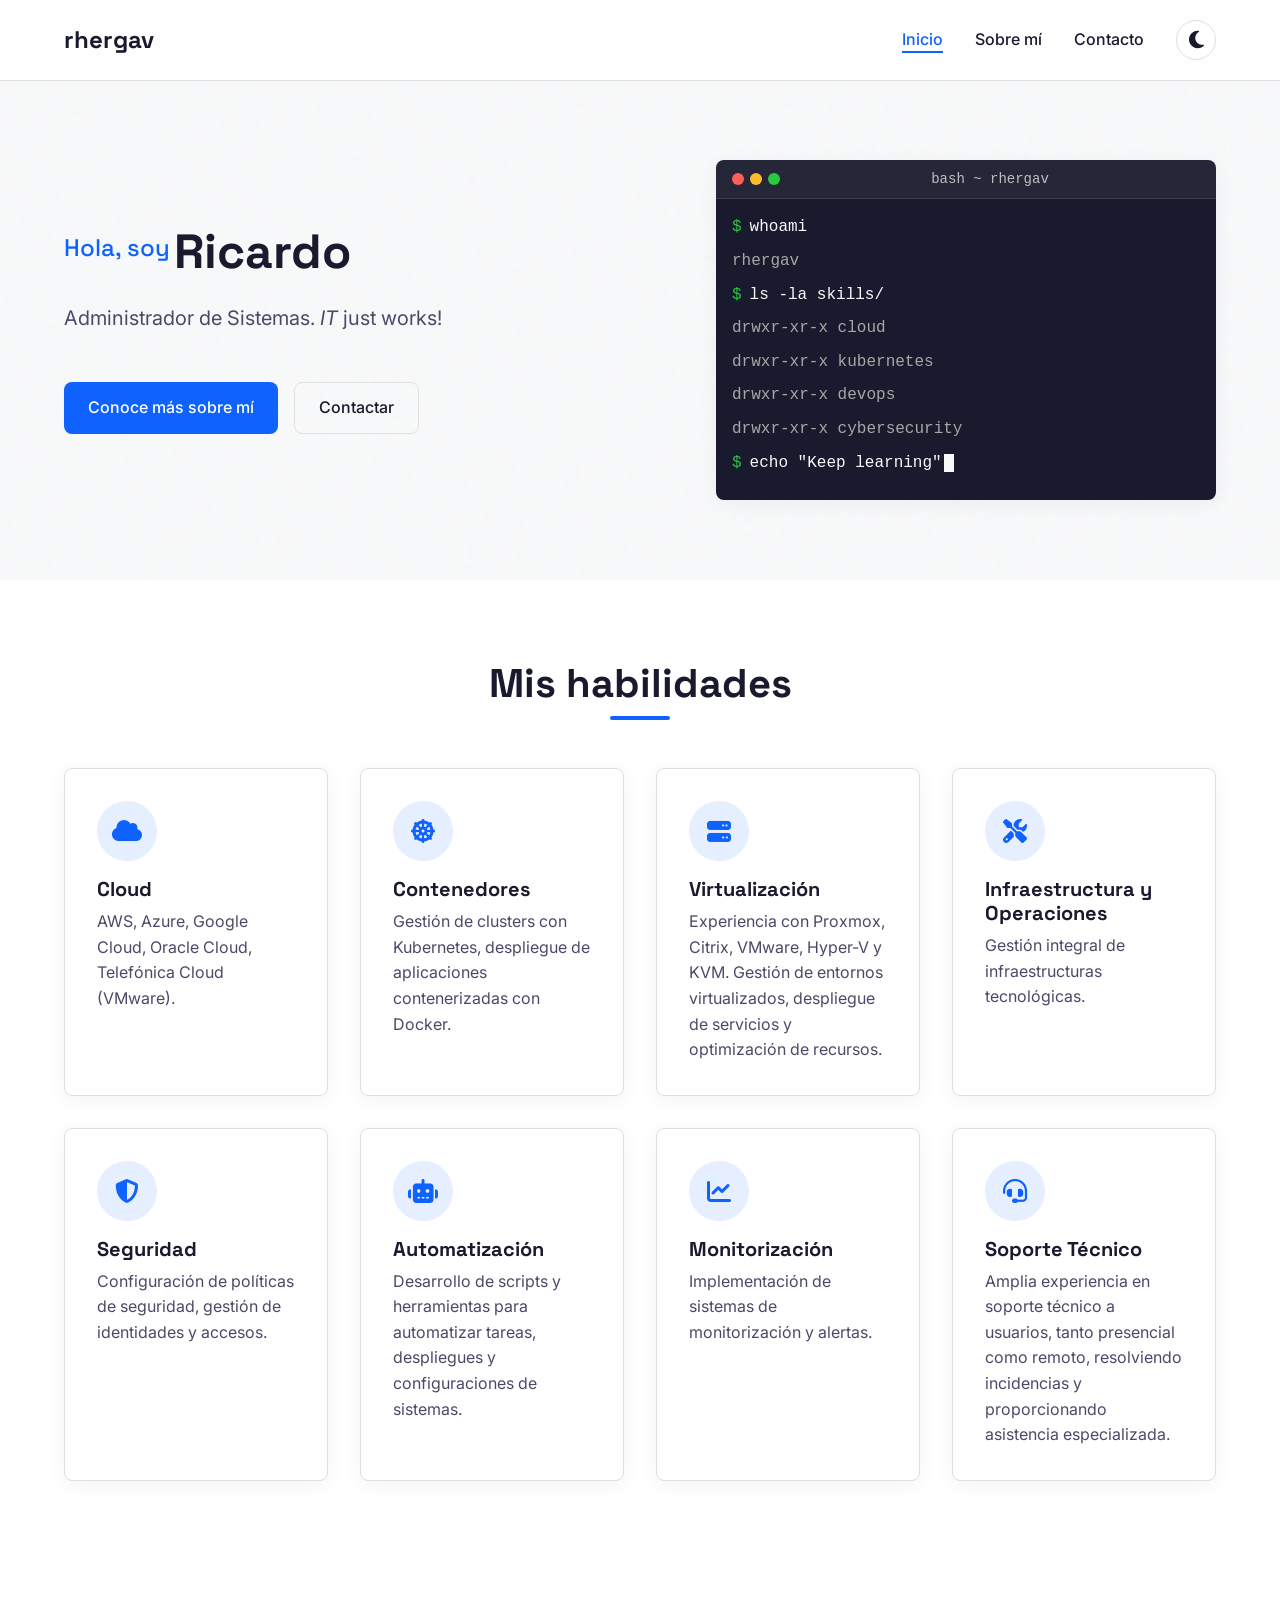
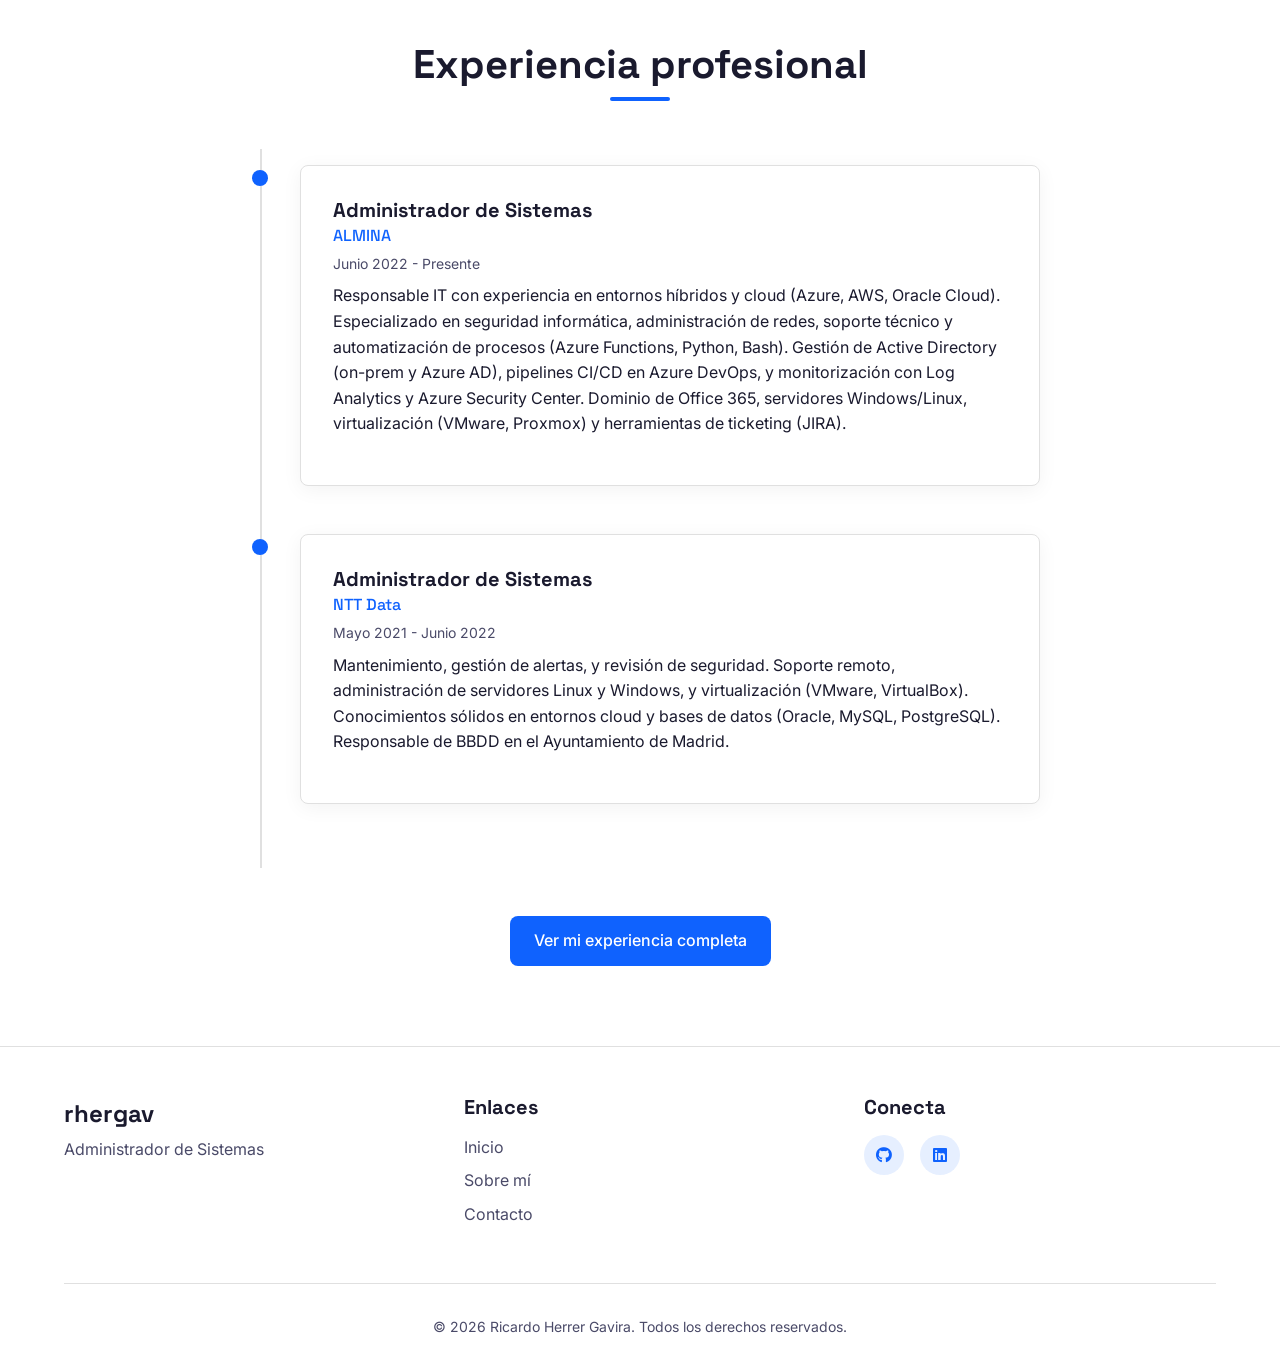
<file: index.html>
<!DOCTYPE html>
<html lang="es">

<head>
    <meta charset="UTF-8">
    <meta name="viewport" content="width=device-width, initial-scale=1.0">
    <title>Ricardo | Administrador de Sistemas</title>
    <meta name="description" content="Administrador de Sistemas especializado en cloud, automatización y DevOps">
    <link rel="stylesheet" href="css/styles.css">
    <link rel="stylesheet" href="https://cdnjs.cloudflare.com/ajax/libs/font-awesome/6.4.0/css/all.min.css">
    <link rel="preconnect" href="https://fonts.googleapis.com">
    <link rel="preconnect" href="https://fonts.gstatic.com" crossorigin>
    <link
        href="https://fonts.googleapis.com/css2?family=Inter:wght@300;400;500;600;700&family=Space+Grotesk:wght@300;400;500;600;700&display=swap"
        rel="stylesheet">
</head>

<body>
    <div class="noise"></div>

    <header>
        <div class="container">
            <div class="logo">
                <a href="index.html">rhergav</a>
            </div>
            <nav>
                <ul class="nav-links">
                    <li><a href="index.html" class="active">Inicio</a></li>
                    <li><a href="about.html">Sobre mí</a></li>
                    <li><a href="contact.html">Contacto</a></li>
                </ul>
                <div class="theme-toggle">
                    <i class="fas fa-moon"></i>
                    <i class="fas fa-sun"></i>
                </div>
                <div class="hamburger">
                    <span></span>
                    <span></span>
                    <span></span>
                </div>
            </nav>
        </div>
    </header>

    <main>
        <section class="hero">
            <div class="container">
                <div class="hero-content">
                    <h2 class="reveal-text">Hola, soy</h2>
                    <h1 class="reveal-text">Ricardo</h1>
                    <p>Administrador de Sistemas. <em>IT</em> just works!</p>
                    <div class="cta-buttons">
                        <a href="about.html" class="btn primary">Conoce más sobre mí</a>
                        <a href="contact.html" class="btn secondary">Contactar</a>
                    </div>
                </div>
                <div class="hero-image">
                    <div class="terminal">
                        <div class="terminal-header">
                            <div class="terminal-buttons">
                                <span></span>
                                <span></span>
                                <span></span>
                            </div>
                            <div class="terminal-title">bash ~ rhergav</div>
                        </div>
                        <div class="terminal-body">
                            <div class="line">
                                <span class="prompt">$</span>
                                <span class="command">whoami</span>
                            </div>
                            <div class="line">
                                <span class="response">rhergav</span>
                            </div>
                            <div class="line">
                                <span class="prompt">$</span>
                                <span class="command">ls -la skills/</span>
                            </div>
                            <div class="line">
                                <span class="response">drwxr-xr-x cloud</span>
                            </div>
                            <div class="line">
                                <span class="response">drwxr-xr-x kubernetes</span>
                            </div>
                            <div class="line">
                                <span class="response">drwxr-xr-x devops</span>
                            </div>
                            <div class="line">
                                <span class="response">drwxr-xr-x cybersecurity</span>
                            </div>
                            <div class="line">
                                <span class="prompt">$</span>
                                <span class="command typing">echo "Keep learning"</span>
                                <span class="cursor"></span>
                            </div>
                        </div>
                    </div>
                </div>
            </div>
        </section>

        <section class="skills">
            <div class="container">
                <h2 class="section-title">Mis habilidades</h2>
                <div class="skills-grid">
                    <div class="skill-card" data-aos="fade-up">
                        <div class="skill-icon">
                            <i class="fas fa-cloud"></i>
                        </div>
                        <h3>Cloud</h3>
                        <p>AWS, Azure, Google Cloud, Oracle Cloud, Telefónica Cloud (VMware).</p>
                    </div>
                    <div class="skill-card" data-aos="fade-up" data-aos-delay="100">
                        <div class="skill-icon">
                            <i class="fas fa-dharmachakra"></i>
                        </div>
                        <h3>Contenedores</h3>
                        <p>Gestión de clusters con Kubernetes, despliegue de aplicaciones contenerizadas con Docker.</p>
                    </div>
                    <div class="skill-card" data-aos="fade-up" data-aos-delay="200">
                        <div class="skill-icon">
                            <i class="fas fa-server"></i>
                        </div>
                        <h3>Virtualización</h3>
                        <p>Experiencia con Proxmox, Citrix, VMware, Hyper-V y KVM. Gestión de entornos virtualizados,
                            despliegue de servicios y optimización de recursos.</p>
                    </div>
                    <div class="skill-card" data-aos="fade-up" data-aos-delay="300">
                        <div class="skill-icon">
                            <i class="fas fa-tools"></i>
                        </div>
                        <h3>Infraestructura y Operaciones</h3>
                        <p>Gestión integral de infraestructuras tecnológicas.</p>
                    </div>
                    <div class="skill-card" data-aos="fade-up" data-aos-delay="400">
                        <div class="skill-icon">
                            <i class="fas fa-shield-alt"></i>
                        </div>
                        <h3>Seguridad</h3>
                        <p>Configuración de políticas de seguridad, gestión de identidades y accesos.</p>
                    </div>
                    <div class="skill-card" data-aos="fade-up" data-aos-delay="500">
                        <div class="skill-icon">
                            <i class="fas fa-robot"></i>
                        </div>
                        <h3>Automatización</h3>
                        <p>Desarrollo de scripts y herramientas para automatizar tareas, despliegues y
                            configuraciones de sistemas.</p>
                    </div>
                    <div class="skill-card" data-aos="fade-up" data-aos-delay="600">
                        <div class="skill-icon">
                            <i class="fas fa-chart-line"></i>
                        </div>
                        <h3>Monitorización</h3>
                        <p>Implementación de sistemas de monitorización y alertas.</p>
                    </div>
                    <div class="skill-card" data-aos="fade-up" data-aos-delay="700">
                        <div class="skill-icon">
                            <i class="fas fa-headset"></i>
                        </div>
                        <h3>Soporte Técnico</h3>
                        <p>Amplia experiencia en soporte técnico a usuarios, tanto presencial como remoto, resolviendo
                            incidencias y proporcionando asistencia especializada.</p>
                    </div>
                </div>
            </div>
        </section>

        <section class="experience-summary">
            <div class="container">
                <h2 class="section-title">Experiencia profesional</h2>
                <div class="timeline-compact">
                    <div class="timeline-item-compact" data-aos="fade-up">
                        <div class="timeline-dot-compact"></div>
                        <div class="timeline-content-compact">
                            <h3>Administrador de Sistemas</h3>
                            <h4>ALMINA</h4>
                            <p class="timeline-date">Junio 2022 - Presente</p>
                            <p>Responsable IT con experiencia en entornos híbridos y cloud (Azure, AWS, Oracle Cloud).
                                Especializado en seguridad informática, administración de redes, soporte técnico y
                                automatización de procesos (Azure Functions, Python, Bash). Gestión de Active Directory
                                (on-prem y Azure AD), pipelines CI/CD en Azure DevOps, y monitorización con Log
                                Analytics y Azure Security Center. Dominio de Office 365, servidores Windows/Linux,
                                virtualización (VMware, Proxmox) y herramientas de ticketing (JIRA).</p>
                        </div>
                    </div>
                    <div class="timeline-item-compact" data-aos="fade-up" data-aos-delay="100">
                        <div class="timeline-dot-compact"></div>
                        <div class="timeline-content-compact">
                            <h3>Administrador de Sistemas</h3>
                            <h4>NTT Data</h4>
                            <p class="timeline-date">Mayo 2021 - Junio 2022</p>
                            <p>Mantenimiento, gestión de alertas, y revisión de seguridad.
                                Soporte remoto, administración de servidores Linux y Windows, y virtualización (VMware,
                                VirtualBox). Conocimientos sólidos en entornos cloud y bases de datos (Oracle, MySQL,
                                PostgreSQL). Responsable de BBDD en el Ayuntamiento de Madrid. </p>
                        </div>
                    </div>
                </div>
                <div class="center-button">
                    <a href="about.html" class="btn primary">Ver mi experiencia completa</a>
                </div>
            </div>
        </section>
    </main>

    <footer>
        <div class="container">
            <div class="footer-content">
                <div class="footer-logo">
                    <a href="index.html">rhergav</a>
                    <p>Administrador de Sistemas</p>
                </div>
                <div class="footer-links">
                    <h3>Enlaces</h3>
                    <ul>
                        <li><a href="index.html">Inicio</a></li>
                        <li><a href="about.html">Sobre mí</a></li>
                        <li><a href="contact.html">Contacto</a></li>
                    </ul>
                </div>
                <div class="footer-social">
                    <h3>Conecta</h3>
                    <div class="social-icons">
                        <a href="https://github.com/rhergav" target="_blank"><i class="fab fa-github"></i></a>
                        <a href="https://linkedin.com/in/rhergav" target="_blank"><i class="fab fa-linkedin"></i></a>
                    </div>
                </div>
            </div>
            <div class="footer-bottom">
                <p>&copy; <span id="currentYear"></span> Ricardo Herrer Gavira. Todos los derechos reservados.</p>
            </div>
        </div>
    </footer>

    <script src="js/main.js"></script>
</body>

</html>
</file>
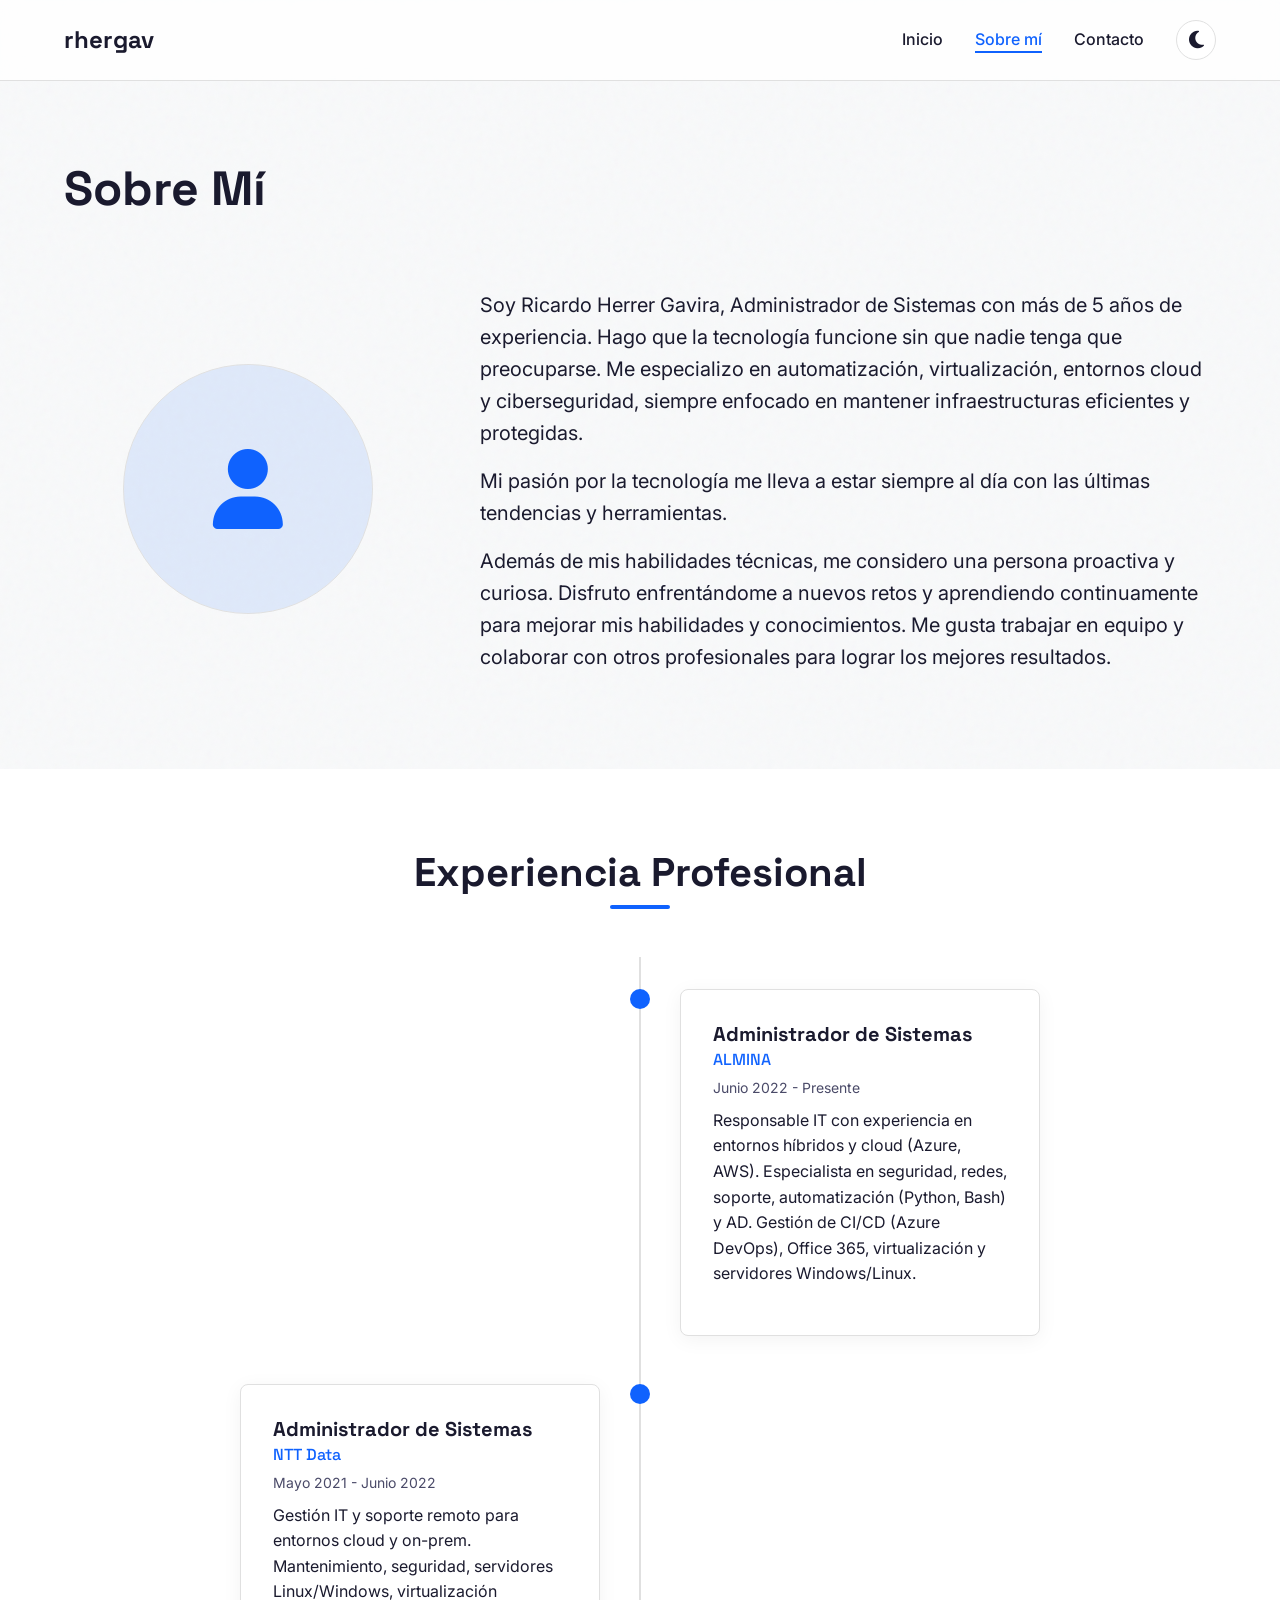
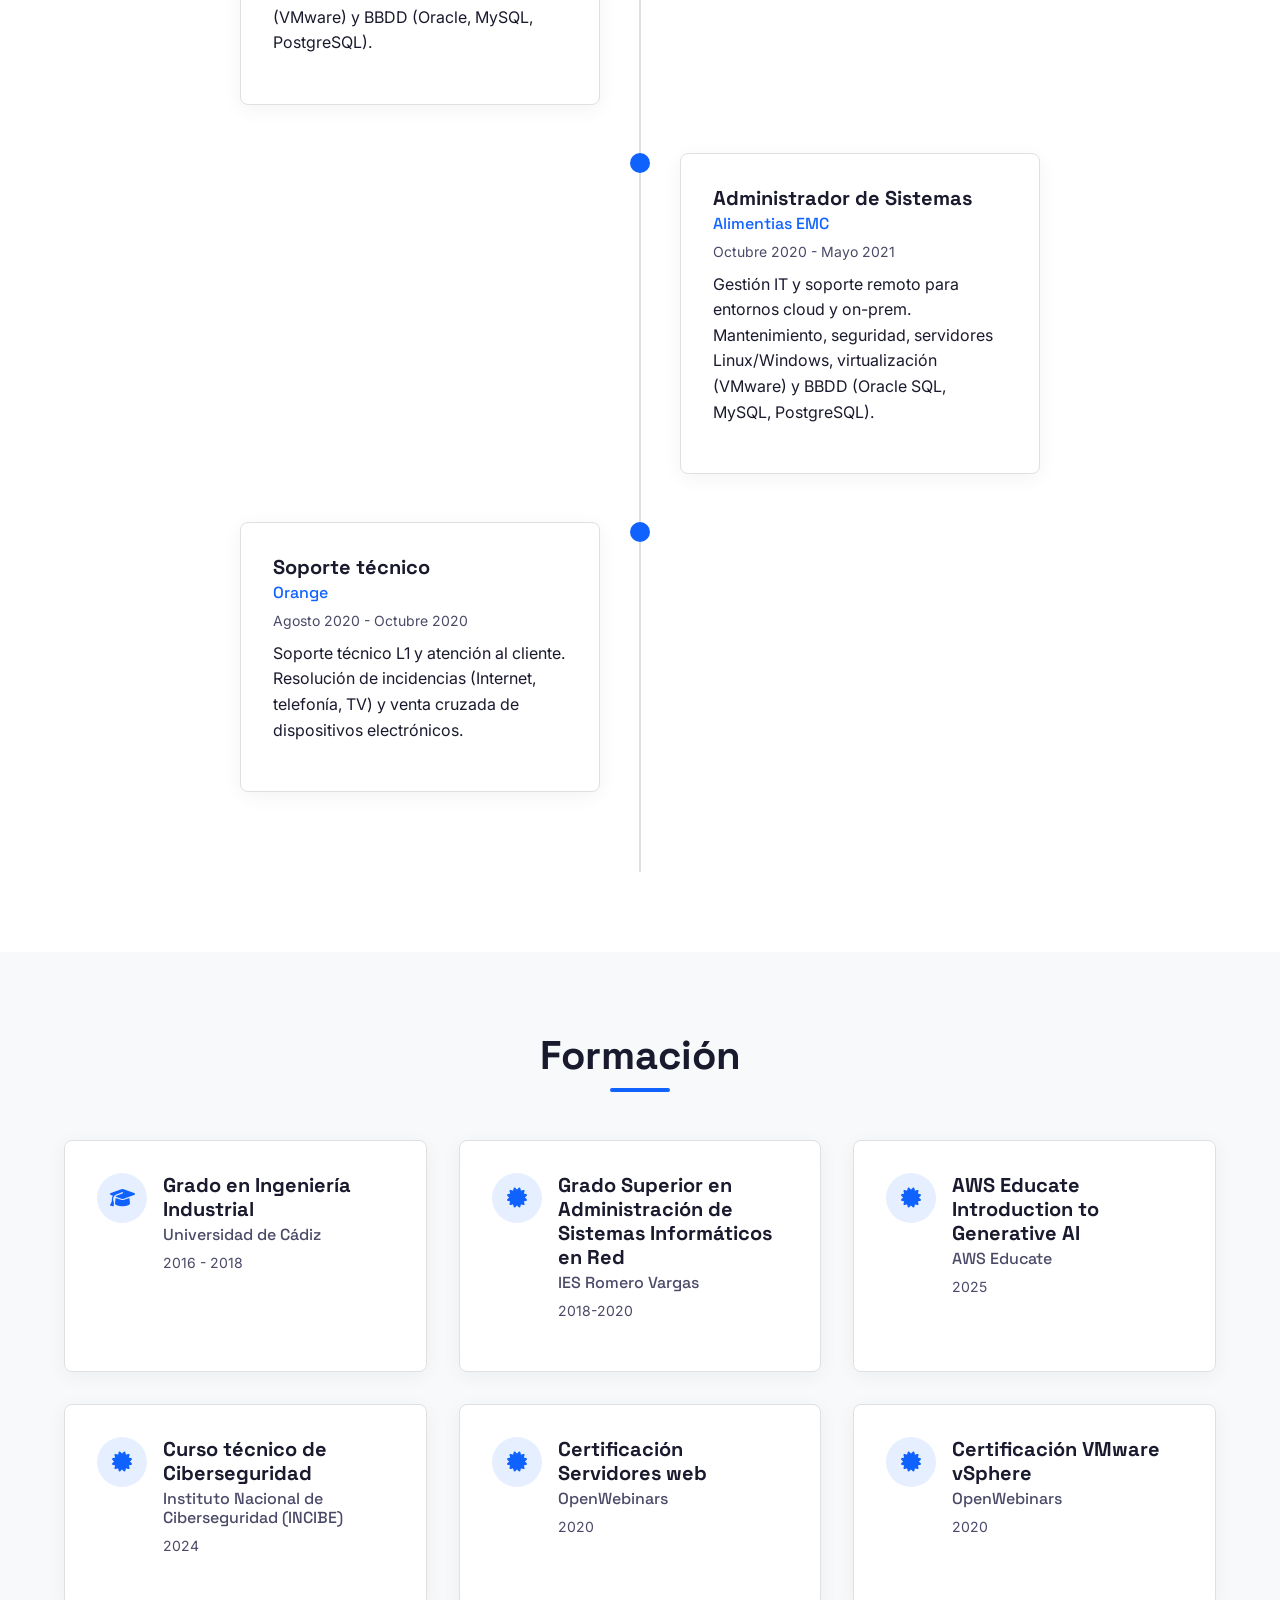
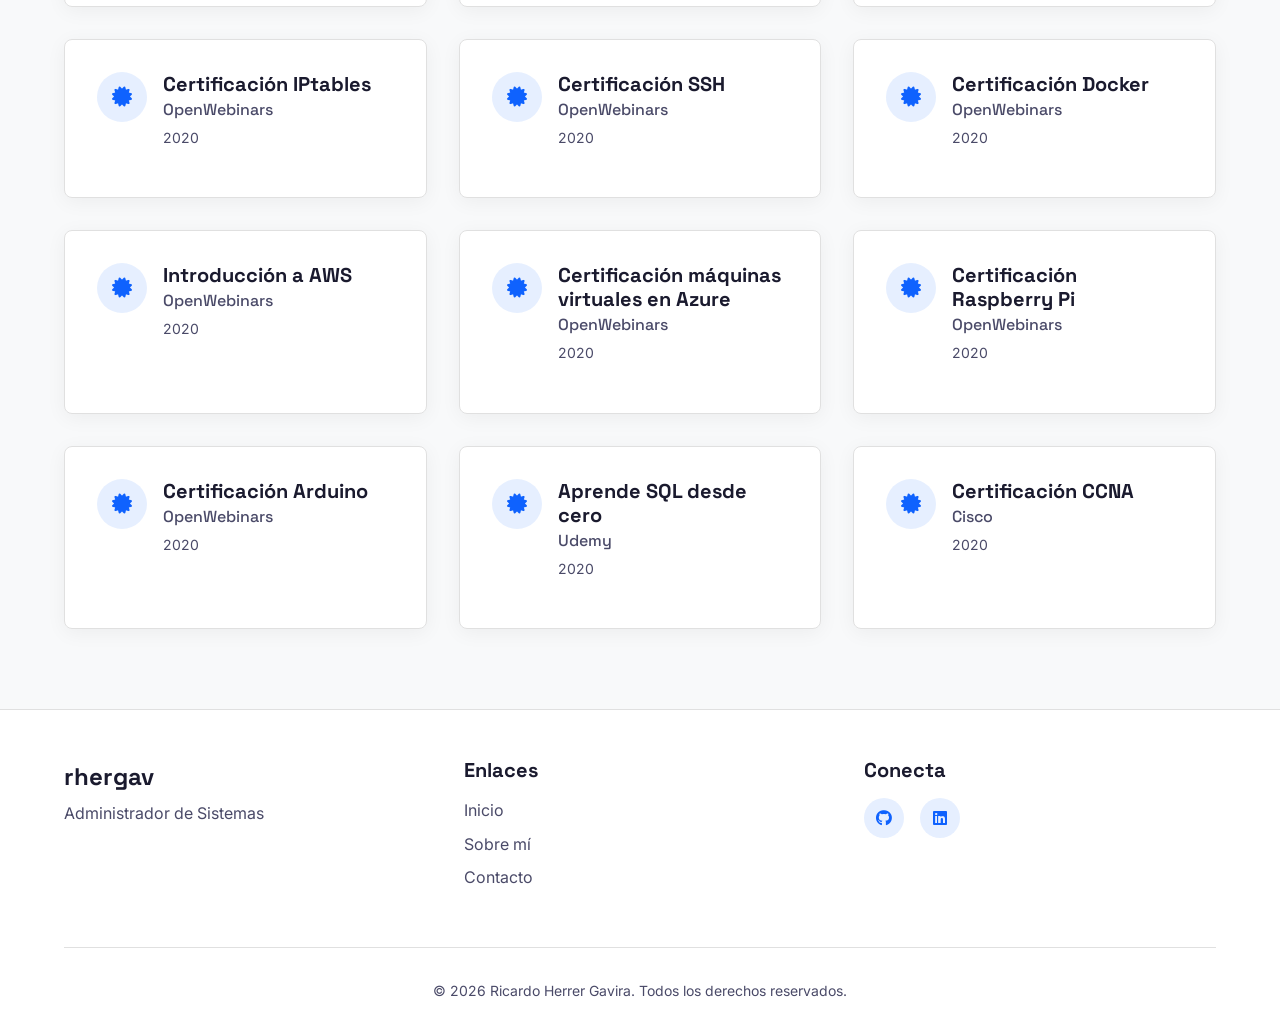
<file: about.html>
<!DOCTYPE html>
<html lang="es">

<head>
    <meta charset="UTF-8">
    <meta name="viewport" content="width=device-width, initial-scale=1.0">
    <title>Sobre Mí | rhergav - Administrador de Sistemas</title>
    <link rel="stylesheet" href="css/styles.css">
    <link rel="stylesheet" href="https://cdnjs.cloudflare.com/ajax/libs/font-awesome/6.4.0/css/all.min.css">
    <link rel="preconnect" href="https://fonts.googleapis.com">
    <link rel="preconnect" href="https://fonts.gstatic.com" crossorigin>
    <link
        href="https://fonts.googleapis.com/css2?family=Inter:wght@300;400;500;600;700&family=Space+Grotesk:wght@300;400;500;600;700&display=swap"
        rel="stylesheet">
</head>

<body>
    <div class="noise"></div>

    <header>
        <div class="container">
            <div class="logo">
                <a href="index.html">rhergav</a>
            </div>
            <nav>
                <ul class="nav-links">
                    <li><a href="index.html">Inicio</a></li>
                    <li><a href="about.html" class="active">Sobre mí</a></li>
                    <li><a href="contact.html">Contacto</a></li>
                </ul>
                <div class="theme-toggle">
                    <i class="fas fa-moon"></i>
                    <i class="fas fa-sun"></i>
                </div>
                <div class="hamburger">
                    <span></span>
                    <span></span>
                    <span></span>
                </div>
            </nav>
        </div>
    </header>

    <main>
        <section class="about-hero">
            <div class="container">
                <div class="about-content">
                    <h1 class="reveal-text">Sobre Mí</h1>
                    <div class="about-grid">
                        <div class="about-image" data-aos="fade-right">
                            <div class="image-placeholder">
                                <i class="fas fa-user"></i>
                            </div>
                        </div>
                        <div class="about-text" data-aos="fade-left">
                            <p>Soy Ricardo Herrer Gavira, Administrador de Sistemas con más de 5 años de experiencia.
                                Hago que la tecnología funcione sin que nadie tenga que preocuparse. Me especializo
                                en automatización, virtualización, entornos cloud y ciberseguridad, siempre enfocado en
                                mantener infraestructuras eficientes y protegidas.</p>
                            <p>Mi pasión por la tecnología me lleva a estar siempre al día con las últimas tendencias y
                                herramientas.</p>
                            <p>Además de mis habilidades técnicas, me considero una persona proactiva y curiosa.
                                Disfruto enfrentándome a nuevos retos y aprendiendo continuamente para mejorar mis
                                habilidades y
                                conocimientos. Me gusta trabajar en equipo y colaborar con otros profesionales para
                                lograr
                                los mejores resultados.</p>
                        </div>
                    </div>
                </div>
            </div>
        </section>

        <section class="experience">
            <div class="container">
                <h2 class="section-title">Experiencia Profesional</h2>
                <div class="timeline">
                    <div class="timeline-item" data-aos="fade-up">
                        <div class="timeline-dot"></div>
                        <div class="timeline-content">
                            <h3>Administrador de Sistemas</h3>
                            <h4>ALMINA</h4>
                            <p class="timeline-date">Junio 2022 - Presente</p>
                            <p>Responsable IT con experiencia en entornos híbridos y cloud (Azure, AWS).
                                Especialista en seguridad, redes, soporte, automatización (Python, Bash) y AD. Gestión
                                de CI/CD (Azure DevOps), Office 365, virtualización y servidores Windows/Linux.</p>
                        </div>
                    </div>
                    <div class="timeline-item" data-aos="fade-up" data-aos-delay="100">
                        <div class="timeline-dot"></div>
                        <div class="timeline-content">
                            <h3>Administrador de Sistemas</h3>
                            <h4>NTT Data</h4>
                            <p class="timeline-date">Mayo 2021 - Junio 2022</p>
                            <p>Gestión IT y soporte remoto para entornos cloud y on-prem.
                                Mantenimiento, seguridad, servidores Linux/Windows, virtualización (VMware) y BBDD
                                (Oracle, MySQL, PostgreSQL).</p>
                        </div>
                    </div>
                    <div class="timeline-item" data-aos="fade-up" data-aos-delay="100">
                        <div class="timeline-dot"></div>
                        <div class="timeline-content">
                            <h3>Administrador de Sistemas</h3>
                            <h4>Alimentias EMC</h4>
                            <p class="timeline-date">Octubre 2020 - Mayo 2021</p>
                            <p>Gestión IT y soporte remoto para entornos cloud y on-prem.
                                Mantenimiento, seguridad, servidores Linux/Windows, virtualización (VMware) y BBDD
                                (Oracle SQL, MySQL, PostgreSQL).</p>
                        </div>
                    </div>
                    <div class="timeline-item" data-aos="fade-up" data-aos-delay="100">
                        <div class="timeline-dot"></div>
                        <div class="timeline-content">
                            <h3>Soporte técnico</h3>
                            <h4>Orange</h4>
                            <p class="timeline-date">Agosto 2020 - Octubre 2020</p>
                            <p>Soporte técnico L1 y atención al cliente.
                                Resolución de incidencias (Internet, telefonía, TV) y venta cruzada de dispositivos
                                electrónicos.
                            </p>
                        </div>
                    </div>
                </div>
            </div>
        </section>

        <section class="education">
            <div class="container">
                <h2 class="section-title">Formación</h2>
                <div class="education-grid">
                    <div class="education-card" data-aos="fade-up">
                        <div class="education-icon">
                            <i class="fas fa-graduation-cap"></i>
                        </div>
                        <div class="education-content">
                            <h3>Grado en Ingeniería Industrial</h3>
                            <h4>Universidad de Cádiz</h4>
                            <p class="education-date">2016 - 2018</p>
                        </div>
                    </div>
                    <div class="education-card" data-aos="fade-up" data-aos-delay="100">
                        <div class="education-icon">
                            <i class="fas fa-certificate"></i>
                        </div>
                        <div class="education-content">
                            <h3>Grado Superior en Administración de Sistemas Informáticos en Red</h3>
                            <h4>IES Romero Vargas</h4>
                            <p class="education-date">2018-2020</p>
                        </div>
                    </div>
                    <div class="education-card" data-aos="fade-up" data-aos-delay="200">
                        <div class="education-icon">
                            <i class="fas fa-certificate"></i>
                        </div>
                        <div class="education-content">
                            <h3>AWS Educate Introduction to Generative AI</h3>
                            <h4>AWS Educate</h4>
                            <p class="education-date">2025</p>
                        </div>
                    </div>
                    <div class="education-card" data-aos="fade-up" data-aos-delay="100">
                        <div class="education-icon">
                            <i class="fas fa-certificate"></i>
                        </div>
                        <div class="education-content">
                            <h3>Curso técnico de Ciberseguridad</h3>
                            <h4>Instituto Nacional de Ciberseguridad (INCIBE)</h4>
                            <p class="education-date">2024</p>
                        </div>
                    </div>
                    <div class="education-card" data-aos="fade-up" data-aos-delay="100">
                        <div class="education-icon">
                            <i class="fas fa-certificate"></i>
                        </div>
                        <div class="education-content">
                            <h3>Certificación Servidores web</h3>
                            <h4>OpenWebinars</h4>
                            <p class="education-date">2020</p>
                        </div>
                    </div>

                    <div class="education-card" data-aos="fade-up" data-aos-delay="100">
                        <div class="education-icon">
                            <i class="fas fa-certificate"></i>
                        </div>
                        <div class="education-content">
                            <h3>Certificación VMware vSphere</h3>
                            <h4>OpenWebinars</h4>
                            <p class="education-date">2020</p>
                        </div>
                    </div>

                    <div class="education-card" data-aos="fade-up" data-aos-delay="100">
                        <div class="education-icon">
                            <i class="fas fa-certificate"></i>
                        </div>
                        <div class="education-content">
                            <h3>Certificación IPtables</h3>
                            <h4>OpenWebinars</h4>
                            <p class="education-date">2020</p>
                        </div>
                    </div>

                    <div class="education-card" data-aos="fade-up" data-aos-delay="100">
                        <div class="education-icon">
                            <i class="fas fa-certificate"></i>
                        </div>
                        <div class="education-content">
                            <h3>Certificación SSH</h3>
                            <h4>OpenWebinars</h4>
                            <p class="education-date">2020</p>
                        </div>
                    </div>

                    <div class="education-card" data-aos="fade-up" data-aos-delay="100">
                        <div class="education-icon">
                            <i class="fas fa-certificate"></i>
                        </div>
                        <div class="education-content">
                            <h3>Certificación Docker</h3>
                            <h4>OpenWebinars</h4>
                            <p class="education-date">2020</p>
                        </div>
                    </div>

                    <div class="education-card" data-aos="fade-up" data-aos-delay="100">
                        <div class="education-icon">
                            <i class="fas fa-certificate"></i>
                        </div>
                        <div class="education-content">
                            <h3>Introducción a AWS</h3>
                            <h4>OpenWebinars</h4>
                            <p class="education-date">2020</p>
                        </div>
                    </div>

                    <div class="education-card" data-aos="fade-up" data-aos-delay="100">
                        <div class="education-icon">
                            <i class="fas fa-certificate"></i>
                        </div>
                        <div class="education-content">
                            <h3>Certificación máquinas virtuales en Azure</h3>
                            <h4>OpenWebinars</h4>
                            <p class="education-date">2020</p>
                        </div>
                    </div>

                    <div class="education-card" data-aos="fade-up" data-aos-delay="100">
                        <div class="education-icon">
                            <i class="fas fa-certificate"></i>
                        </div>
                        <div class="education-content">
                            <h3>Certificación Raspberry Pi</h3>
                            <h4>OpenWebinars</h4>
                            <p class="education-date">2020</p>
                        </div>
                    </div>

                    <div class="education-card" data-aos="fade-up" data-aos-delay="100">
                        <div class="education-icon">
                            <i class="fas fa-certificate"></i>
                        </div>
                        <div class="education-content">
                            <h3>Certificación Arduino</h3>
                            <h4>OpenWebinars</h4>
                            <p class="education-date">2020</p>
                        </div>
                    </div>

                    <div class="education-card" data-aos="fade-up" data-aos-delay="100">
                        <div class="education-icon">
                            <i class="fas fa-certificate"></i>
                        </div>
                        <div class="education-content">
                            <h3>Aprende SQL desde cero</h3>
                            <h4>Udemy</h4>
                            <p class="education-date">2020</p>
                        </div>
                    </div>

                    <div class="education-card" data-aos="fade-up" data-aos-delay="100">
                        <div class="education-icon">
                            <i class="fas fa-certificate"></i>
                        </div>
                        <div class="education-content">
                            <h3>Certificación CCNA</h3>
                            <h4>Cisco</h4>
                            <p class="education-date">2020</p>
                        </div>
                    </div>

                </div>
            </div>
        </section>
    </main>

    <footer>
        <div class="container">
            <div class="footer-content">
                <div class="footer-logo">
                    <a href="index.html">rhergav</a>
                    <p>Administrador de Sistemas</p>
                </div>
                <div class="footer-links">
                    <h3>Enlaces</h3>
                    <ul>
                        <li><a href="index.html">Inicio</a></li>
                        <li><a href="about.html">Sobre mí</a></li>
                        <li><a href="contact.html">Contacto</a></li>
                    </ul>
                </div>
                <div class="footer-social">
                    <h3>Conecta</h3>
                    <div class="social-icons">
                        <a href="https://github.com/rhergav" target="_blank"><i class="fab fa-github"></i></a>
                        <a href="https://linkedin.com/in/rhergav" target="_blank"><i class="fab fa-linkedin"></i></a>
                    </div>
                </div>
            </div>
            <div class="footer-bottom">
                <p>&copy; <span id="currentYear"></span> Ricardo Herrer Gavira. Todos los derechos reservados.</p>
            </div>
        </div>
    </footer>

    <script src="js/main.js"></script>
</body>

</html>
</file>
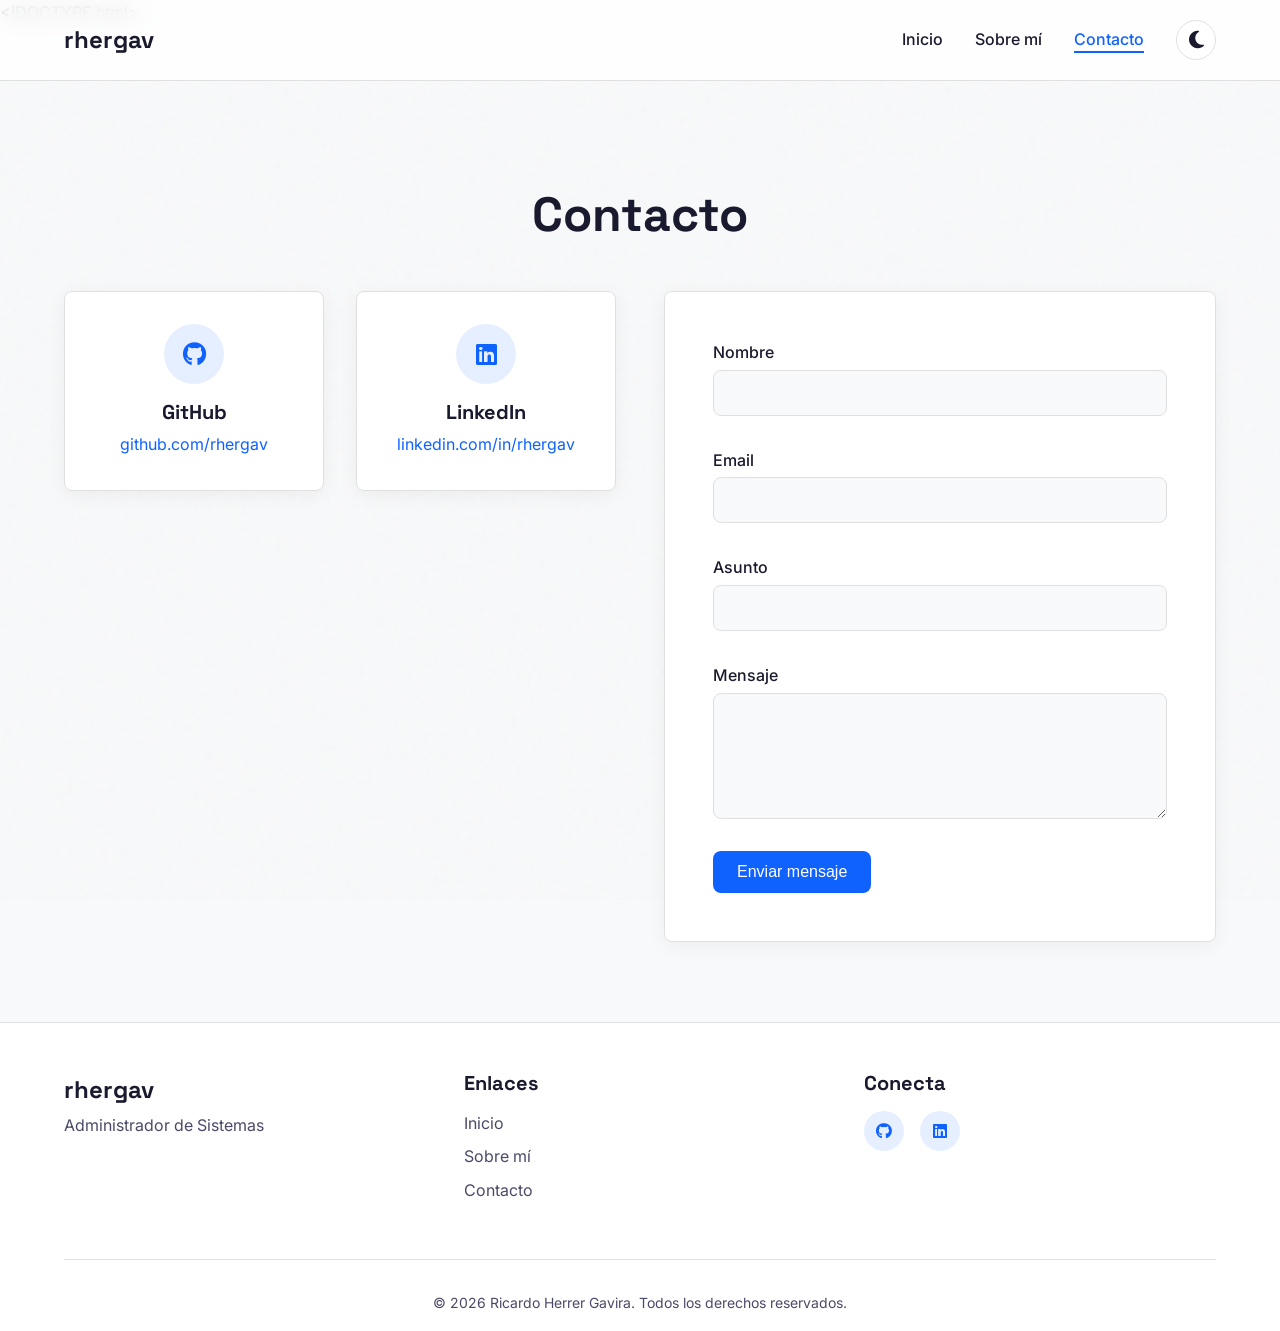
<file: contact.html>
&lt;!DOCTYPE html>
<html lang="es">

<head>
    <meta charset="UTF-8">
    <meta name="viewport" content="width=device-width, initial-scale=1.0">
    <title>Contacto | Ricardo Herrer Gavira</title>
    <link rel="stylesheet" href="css/styles.css">
    <link rel="stylesheet" href="https://cdnjs.cloudflare.com/ajax/libs/font-awesome/6.4.0/css/all.min.css">
    <link rel="preconnect" href="https://fonts.googleapis.com">
    <link rel="preconnect" href="https://fonts.gstatic.com" crossorigin>
    <link
        href="https://fonts.googleapis.com/css2?family=Inter:wght@300;400;500;600;700&family=Space+Grotesk:wght@300;400;500;600;700&display=swap"
        rel="stylesheet">
</head>

<body>
    <div class="noise"></div>

    <header>
        <div class="container">
            <div class="logo">
                <a href="index.html">rhergav</a>
            </div>
            <nav>
                <ul class="nav-links">
                    <li><a href="index.html">Inicio</a></li>
                    <li><a href="about.html">Sobre mí</a></li>
                    <li><a href="contact.html" class="active">Contacto</a></li>
                </ul>
                <div class="theme-toggle">
                    <i class="fas fa-moon"></i>
                    <i class="fas fa-sun"></i>
                </div>
                <div class="hamburger">
                    <span></span>
                    <span></span>
                    <span></span>
                </div>
            </nav>
        </div>
    </header>

    <main>
        <section class="contact-hero">
            <div class="container">
                <h1 class="reveal-text">Contacto</h1>
            </div>
        </section>

        <section class="contact-section">
            <div class="container">
                <div class="contact-grid">
                    <div class="contact-info" data-aos="fade-right">
                        <div class="contact-card">
                            <div class="contact-icon">
                                <i class="fab fa-github"></i>
                            </div>
                            <h3>GitHub</h3>
                            <p><a href="https://github.com/rhergav" target="_blank">github.com/rhergav</a></p>
                        </div>
                        <div class="contact-card">
                            <div class="contact-icon">
                                <i class="fab fa-linkedin"></i>
                            </div>
                            <h3>LinkedIn</h3>
                            <p><a href="https://linkedin.com/in/rhergav" target="_blank">linkedin.com/in/rhergav</a></p>
                        </div>
                    </div>
                    <div class="contact-form" data-aos="fade-left">
                        <form id="contactForm" action="https://formspree.io/f/TU_FORM_ID" method="POST">
                            <div class="form-group">
                                <label for="name">Nombre</label>
                                <input type="text" id="name" name="name" required>
                            </div>
                            <div class="form-group">
                                <label for="email">Email</label>
                                <input type="email" id="email" name="email" required>
                            </div>
                            <div class="form-group">
                                <label for="subject">Asunto</label>
                                <input type="text" id="subject" name="subject" required>
                            </div>
                            <div class="form-group">
                                <label for="message">Mensaje</label>
                                <textarea id="message" name="message" rows="5" required></textarea>
                            </div>
                            <button type="submit" class="btn primary">Enviar mensaje</button>
                        </form>
                        <div id="formSuccess" class="form-success">
                            <i class="fas fa-check-circle"></i>
                            <p>¡Mensaje enviado con éxito! Me pondré en contacto contigo pronto.</p>
                        </div>
                    </div>
                </div>
            </div>
        </section>
    </main>

    <footer>
        <div class="container">
            <div class="footer-content">
                <div class="footer-logo">
                    <a href="index.html">rhergav</a>
                    <p>Administrador de Sistemas</p>
                </div>
                <div class="footer-links">
                    <h3>Enlaces</h3>
                    <ul>
                        <li><a href="index.html">Inicio</a></li>
                        <li><a href="about.html">Sobre mí</a></li>
                        <li><a href="contact.html">Contacto</a></li>
                    </ul>
                </div>
                <div class="footer-social">
                    <h3>Conecta</h3>
                    <div class="social-icons">
                        <a href="https://github.com/rhergav" target="_blank"><i class="fab fa-github"></i></a>
                        <a href="https://linkedin.com/in/rhergav" target="_blank"><i class="fab fa-linkedin"></i></a>
                    </div>
                </div>
            </div>
            <div class="footer-bottom">
                <p>&copy; <span id="currentYear"></span> Ricardo Herrer Gavira. Todos los derechos reservados.</p>
            </div>
        </div>
    </footer>

    <script src="js/main.js"></script>
</body>

</html>
</file>
<file: css/styles.css>
:root {
  /* Color scheme - Light mode */
  --bg-primary: #f8f9fa;
  --bg-secondary: #ffffff;
  --text-primary: #1a1a2e;
  --text-secondary: #4a4a68;
  --accent-primary: #0f62fe;
  --accent-secondary: #6929c4;
  --accent-tertiary: #1192e8;
  --border-color: #e0e0e0;
  --card-bg: #ffffff;
  --card-shadow: 0 4px 20px rgba(0, 0, 0, 0.05);
  --terminal-bg: #1a1a2e;
  --terminal-text: #f8f9fa;
  --success-color: #24a148;
  --error-color: #fa4d56;
  --warning-color: #f1c21b;

  /* Animation speeds */
  --transition-slow: 0.5s;
  --transition-medium: 0.3s;
  --transition-fast: 0.15s;

  /* Spacing */
  --spacing-xs: 0.25rem;
  --spacing-sm: 0.5rem;
  --spacing-md: 1rem;
  --spacing-lg: 2rem;
  --spacing-xl: 3rem;
  --spacing-xxl: 5rem;

  /* Border radius */
  --radius-sm: 4px;
  --radius-md: 8px;
  --radius-lg: 16px;
  --radius-full: 9999px;

  /* Font sizes */
  --font-size-xs: 0.75rem;
  --font-size-sm: 0.875rem;
  --font-size-md: 1rem;
  --font-size-lg: 1.25rem;
  --font-size-xl: 1.5rem;
  --font-size-2xl: 2rem;
  --font-size-3xl: 2.5rem;
  --font-size-4xl: 3rem;

  /* Font weights */
  --font-weight-light: 300;
  --font-weight-regular: 400;
  --font-weight-medium: 500;
  --font-weight-semibold: 600;
  --font-weight-bold: 700;

  /* Container width */
  --container-width: 1200px;
  --container-padding: 1.5rem;
}

/* Dark mode colors */
[data-theme="dark"] {
  --bg-primary: #121212;
  --bg-secondary: #1e1e1e;
  --text-primary: #f8f9fa;
  --text-secondary: #a7a7a7;
  --accent-primary: #4589ff;
  --accent-secondary: #8a3ffc;
  --accent-tertiary: #33b1ff;
  --border-color: #333333;
  --card-bg: #1e1e1e;
  --card-shadow: 0 4px 20px rgba(0, 0, 0, 0.2);
  --terminal-bg: #0f0f23;
  --terminal-text: #f8f9fa;
}

/* Base styles */
* {
  margin: 0;
  padding: 0;
  box-sizing: border-box;
}

html {
  scroll-behavior: smooth;
  font-size: 16px;
}

body {
  font-family: "Inter", -apple-system, BlinkMacSystemFont, "Segoe UI", Roboto, Oxygen, Ubuntu, Cantarell, "Open Sans",
    "Helvetica Neue", sans-serif;
  background-color: var(--bg-primary);
  color: var(--text-primary);
  line-height: 1.6;
  overflow-x: hidden;
  position: relative;
  min-height: 100vh;
  transition: background-color var(--transition-medium), color var(--transition-medium);
}

/* Noise overlay */
.noise {
  position: fixed;
  top: 0;
  left: 0;
  width: 100%;
  height: 100%;
  background-image: url("data:image/svg+xml,%3Csvg viewBox='0 0 200 200' xmlns='http://www.w3.org/2000/svg'%3E%3Cfilter id='noiseFilter'%3E%3CfeTurbulence type='fractalNoise' baseFrequency='0.65' numOctaves='3' stitchTiles='stitch'/%3E%3C/filter%3E%3Crect width='100%25' height='100%25' filter='url(%23noiseFilter)'/%3E%3C/svg%3E");
  opacity: 0.03;
  z-index: -1;
  pointer-events: none;
}

[data-theme="dark"] .noise {
  opacity: 0.05;
}

/* Typography */
h1,
h2,
h3,
h4,
h5,
h6 {
  font-family: "Space Grotesk", sans-serif;
  font-weight: var(--font-weight-bold);
  line-height: 1.2;
  margin-bottom: var(--spacing-md);
}

h1 {
  font-size: var(--font-size-4xl);
}

h2 {
  font-size: var(--font-size-3xl);
}

h3 {
  font-size: var(--font-size-2xl);
}

h4 {
  font-size: var(--font-size-xl);
}

p {
  margin-bottom: var(--spacing-md);
}

a {
  color: var(--accent-primary);
  text-decoration: none;
  transition: color var(--transition-fast);
}

a:hover {
  color: var(--accent-secondary);
}

/* Container */
.container {
  width: 100%;
  max-width: var(--container-width);
  margin: 0 auto;
  padding: 0 var(--container-padding);
}

/* Header */
header {
  position: fixed;
  top: 0;
  left: 0;
  width: 100%;
  z-index: 1000;
  background-color: rgba(var(--bg-secondary-rgb, 255, 255, 255), 0.8);
  backdrop-filter: blur(10px);
  -webkit-backdrop-filter: blur(10px);
  border-bottom: 1px solid var(--border-color);
  transition: all var(--transition-medium);
}

[data-theme="dark"] header {
  background-color: rgba(30, 30, 30, 0.8);
}

header .container {
  display: flex;
  justify-content: space-between;
  align-items: center;
  height: 80px;
}

.logo a {
  font-family: "Space Grotesk", sans-serif;
  font-size: var(--font-size-xl);
  font-weight: var(--font-weight-bold);
  color: var(--text-primary);
  text-decoration: none;
  transition: color var(--transition-fast);
}

.logo a:hover {
  color: var(--accent-primary);
}

nav {
  display: flex;
  align-items: center;
}

.nav-links {
  display: flex;
  list-style: none;
  margin-right: var(--spacing-lg);
}

.nav-links li {
  margin-left: var(--spacing-lg);
}

.nav-links a {
  color: var(--text-primary);
  font-weight: var(--font-weight-medium);
  text-decoration: none;
  position: relative;
  padding: var(--spacing-xs) 0;
  transition: color var(--transition-fast);
}

.nav-links a:hover {
  color: var(--accent-primary);
}

.nav-links a::after {
  content: "";
  position: absolute;
  bottom: 0;
  left: 0;
  width: 0;
  height: 2px;
  background-color: var(--accent-primary);
  transition: width var(--transition-medium);
}

.nav-links a:hover::after,
.nav-links a.active::after {
  width: 100%;
}

.nav-links a.active {
  color: var(--accent-primary);
}

/* Theme toggle */
.theme-toggle {
  display: flex;
  align-items: center;
  justify-content: center;
  width: 40px;
  height: 40px;
  border-radius: var(--radius-full);
  background-color: var(--bg-secondary);
  border: 1px solid var(--border-color);
  cursor: pointer;
  transition: background-color var(--transition-fast);
}

.theme-toggle:hover {
  background-color: var(--border-color);
}

.theme-toggle i {
  font-size: var(--font-size-lg);
  color: var(--text-primary);
  transition: opacity var(--transition-fast);
}

.theme-toggle .fa-sun {
  display: none;
}

[data-theme="dark"] .theme-toggle .fa-moon {
  display: none;
}

[data-theme="dark"] .theme-toggle .fa-sun {
  display: block;
}

/* Hamburger menu */
.hamburger {
  display: none;
  flex-direction: column;
  justify-content: space-between;
  width: 24px;
  height: 18px;
  cursor: pointer;
  margin-left: var(--spacing-md);
}

.hamburger span {
  display: block;
  width: 100%;
  height: 2px;
  background-color: var(--text-primary);
  transition: all var(--transition-fast);
}

/* Main content */
main {
  padding-top: 80px;
  min-height: calc(100vh - 300px);
}

/* Hero section */
.hero {
  padding: var(--spacing-xxl) 0;
  position: relative;
  overflow: hidden;
}

.hero .container {
  display: flex;
  align-items: center;
  justify-content: space-between;
  gap: var(--spacing-xl);
}

.hero-content {
  flex: 1;
}

.hero-content h1 {
  font-size: var(--font-size-4xl);
  margin-bottom: var(--spacing-md);
  line-height: 1.1;
}

.hero-content h2 {
  font-size: var(--font-size-xl);
  color: var(--accent-primary);
  margin-bottom: var(--spacing-lg);
  font-weight: var(--font-weight-medium);
}

.hero-content p {
  font-size: var(--font-size-lg);
  color: var(--text-secondary);
  margin-bottom: var(--spacing-xl);
  max-width: 600px;
}

.hero-image {
  flex: 1;
  display: flex;
  justify-content: flex-end;
  align-items: center;
}

/* 3D Server Container */
#server-3d-container {
  width: 100%;
  height: 400px;
  border-radius: var(--radius-md);
  overflow: hidden;
  box-shadow: var(--card-shadow);
}

/* Buttons */
.cta-buttons {
  display: flex;
  gap: var(--spacing-md);
  margin-top: var(--spacing-lg);
}

.btn {
  display: inline-flex;
  align-items: center;
  justify-content: center;
  padding: 0.75rem 1.5rem;
  border-radius: var(--radius-md);
  font-weight: var(--font-weight-medium);
  text-decoration: none;
  transition: all var(--transition-fast);
  cursor: pointer;
  border: none;
  font-size: var(--font-size-md);
}

.btn.primary {
  background-color: var(--accent-primary);
  color: white;
}

.btn.primary:hover {
  background-color: var(--accent-secondary);
  transform: translateY(-2px);
  box-shadow: 0 4px 12px rgba(var(--accent-primary-rgb, 15, 98, 254), 0.3);
}

.btn.secondary {
  background-color: transparent;
  color: var(--text-primary);
  border: 1px solid var(--border-color);
}

.btn.secondary:hover {
  background-color: var(--bg-secondary);
  transform: translateY(-2px);
  box-shadow: 0 4px 12px rgba(0, 0, 0, 0.05);
}

.btn.small {
  padding: 0.5rem 1rem;
  font-size: var(--font-size-sm);
}

/* Skills section */
.skills {
  padding: var(--spacing-xxl) 0;
  background-color: var(--bg-secondary);
}

.section-title {
  text-align: center;
  margin-bottom: var(--spacing-xl);
  position: relative;
}

.section-title::after {
  content: "";
  display: block;
  width: 60px;
  height: 4px;
  background-color: var(--accent-primary);
  margin: var(--spacing-sm) auto 0;
  border-radius: var(--radius-full);
}

.skills-grid {
  display: grid;
  grid-template-columns: repeat(auto-fill, minmax(250px, 1fr));
  gap: var(--spacing-lg);
}

.skill-card {
  background-color: var(--card-bg);
  border-radius: var(--radius-md);
  padding: var(--spacing-lg);
  box-shadow: var(--card-shadow);
  transition: transform var(--transition-medium), box-shadow var(--transition-medium);
  border: 1px solid var(--border-color);
}

.skill-card:hover {
  transform: translateY(-5px);
  box-shadow: 0 8px 30px rgba(0, 0, 0, 0.1);
}

.skill-icon {
  display: flex;
  align-items: center;
  justify-content: center;
  width: 60px;
  height: 60px;
  background-color: rgba(var(--accent-primary-rgb, 15, 98, 254), 0.1);
  border-radius: var(--radius-full);
  margin-bottom: var(--spacing-md);
}

.skill-icon i {
  font-size: var(--font-size-xl);
  color: var(--accent-primary);
}

.skill-card h3 {
  font-size: var(--font-size-lg);
  margin-bottom: var(--spacing-sm);
}

.skill-card p {
  color: var(--text-secondary);
  font-size: var(--font-size-md);
  margin-bottom: 0;
}

/* Experience cards */
.experience-cards {
  display: grid;
  grid-template-columns: repeat(auto-fill, minmax(350px, 1fr));
  gap: var(--spacing-lg);
}

.experience-card {
  display: flex;
  background-color: var(--card-bg);
  border-radius: var(--radius-md);
  padding: var(--spacing-lg);
  box-shadow: var(--card-shadow);
  transition: transform var(--transition-medium), box-shadow var(--transition-medium);
  border: 1px solid var(--border-color);
  align-items: flex-start;
  gap: var(--spacing-md);
}

.experience-card:hover {
  transform: translateY(-5px);
  box-shadow: 0 8px 30px rgba(0, 0, 0, 0.1);
}

.experience-icon {
  display: flex;
  align-items: center;
  justify-content: center;
  width: 60px;
  height: 60px;
  background-color: rgba(var(--accent-primary-rgb, 15, 98, 254), 0.1);
  border-radius: var(--radius-full);
  flex-shrink: 0;
}

.experience-icon i {
  font-size: var(--font-size-xl);
  color: var(--accent-primary);
}

.experience-content {
  flex: 1;
}

.experience-content h3 {
  font-size: var(--font-size-lg);
  margin-bottom: var(--spacing-sm);
}

.experience-content p {
  color: var(--text-secondary);
  font-size: var(--font-size-md);
  margin-bottom: var(--spacing-md);
}

.experience-tags {
  display: flex;
  flex-wrap: wrap;
  gap: var(--spacing-xs);
}

.experience-tags span {
  display: inline-block;
  padding: 0.25rem 0.75rem;
  background-color: rgba(var(--accent-primary-rgb, 15, 98, 254), 0.1);
  color: var(--accent-primary);
  border-radius: var(--radius-full);
  font-size: var(--font-size-xs);
  font-weight: var(--font-weight-medium);
}

/* Featured projects section */
.featured-projects {
  padding: var(--spacing-xxl) 0;
}

.center-button {
  display: flex;
  justify-content: center;
  margin-top: var(--spacing-xl);
}

/* About page */
.about-hero {
  padding: var(--spacing-xxl) 0;
}

.about-grid {
  display: grid;
  grid-template-columns: 1fr 2fr;
  gap: var(--spacing-xl);
  margin-top: var(--spacing-xl);
}

.about-image {
  display: flex;
  justify-content: center;
  align-items: center;
}

.image-placeholder {
  width: 250px;
  height: 250px;
  background-color: rgba(var(--accent-primary-rgb, 15, 98, 254), 0.1);
  border-radius: var(--radius-full);
  display: flex;
  align-items: center;
  justify-content: center;
  border: 1px solid var(--border-color);
}

.image-placeholder i {
  font-size: 5rem;
  color: var(--accent-primary);
}

.about-text p {
  margin-bottom: var(--spacing-md);
  font-size: var(--font-size-lg);
}

/* Experience section */
.experience {
  padding: var(--spacing-xxl) 0;
  background-color: var(--bg-secondary);
}

.timeline {
  position: relative;
  max-width: 800px;
  margin: 0 auto;
  padding: var(--spacing-lg) 0;
}

.timeline::before {
  content: "";
  position: absolute;
  top: 0;
  left: 50%;
  transform: translateX(-50%);
  width: 2px;
  height: 100%;
  background-color: var(--border-color);
}

.timeline-item {
  position: relative;
  margin-bottom: var(--spacing-xl);
}

.timeline-dot {
  position: absolute;
  top: 0;
  left: 50%;
  transform: translateX(-50%);
  width: 20px;
  height: 20px;
  background-color: var(--accent-primary);
  border-radius: 50%;
  z-index: 1;
}

.timeline-content {
  position: relative;
  width: calc(50% - 40px);
  padding: var(--spacing-lg);
  background-color: var(--card-bg);
  border-radius: var(--radius-md);
  box-shadow: var(--card-shadow);
  border: 1px solid var(--border-color);
}

.timeline-item:nth-child(odd) .timeline-content {
  margin-left: auto;
}

.timeline-item:nth-child(even) .timeline-content {
  margin-right: auto;
}

.timeline-content h3 {
  font-size: var(--font-size-lg);
  margin-bottom: var(--spacing-xs);
}

.timeline-content h4 {
  font-size: var(--font-size-md);
  color: var(--accent-primary);
  margin-bottom: var(--spacing-sm);
  font-weight: var(--font-weight-medium);
}

.timeline-date {
  font-size: var(--font-size-sm);
  color: var(--text-secondary);
  margin-bottom: var(--spacing-sm);
}

/* Education section */
.education {
  padding: var(--spacing-xxl) 0;
}

.education-grid {
  display: grid;
  grid-template-columns: repeat(auto-fill, minmax(300px, 1fr));
  gap: var(--spacing-lg);
}

.education-card {
  display: flex;
  align-items: flex-start;
  gap: var(--spacing-md);
  padding: var(--spacing-lg);
  background-color: var(--card-bg);
  border-radius: var(--radius-md);
  box-shadow: var(--card-shadow);
  border: 1px solid var(--border-color);
  transition: transform var(--transition-medium);
}

.education-card:hover {
  transform: translateY(-5px);
}

.education-icon {
  display: flex;
  align-items: center;
  justify-content: center;
  width: 50px;
  height: 50px;
  background-color: rgba(var(--accent-primary-rgb, 15, 98, 254), 0.1);
  border-radius: var(--radius-full);
  flex-shrink: 0;
}

.education-icon i {
  font-size: var(--font-size-lg);
  color: var(--accent-primary);
}

.education-content h3 {
  font-size: var(--font-size-lg);
  margin-bottom: var(--spacing-xs);
}

.education-content h4 {
  font-size: var(--font-size-md);
  color: var(--text-secondary);
  margin-bottom: var(--spacing-sm);
  font-weight: var(--font-weight-medium);
}

.education-date {
  font-size: var(--font-size-sm);
  color: var(--text-secondary);
}

/* Projects page */
.projects-hero {
  padding: var(--spacing-xxl) 0 var(--spacing-lg);
  text-align: center;
}

.subtitle {
  font-size: var(--font-size-lg);
  color: var(--text-secondary);
  max-width: 600px;
  margin: 0 auto var(--spacing-xl);
}

.project-filters {
  display: flex;
  justify-content: center;
  flex-wrap: wrap;
  gap: var(--spacing-sm);
  margin-bottom: var(--spacing-xl);
}

.filter-btn {
  padding: 0.5rem 1rem;
  background-color: transparent;
  border: 1px solid var(--border-color);
  border-radius: var(--radius-full);
  font-size: var(--font-size-sm);
  font-weight: var(--font-weight-medium);
  color: var(--text-secondary);
  cursor: pointer;
  transition: all var(--transition-fast);
}

.filter-btn:hover,
.filter-btn.active {
  background-color: var(--accent-primary);
  color: white;
  border-color: var(--accent-primary);
}

.projects-grid-section {
  padding: 0 0 var(--spacing-xxl);
}

.projects-full-grid {
  display: grid;
  grid-template-columns: repeat(auto-fill, minmax(350px, 1fr));
  gap: var(--spacing-lg);
}

/* Project modals */
.project-modal {
  display: none;
  position: fixed;
  top: 0;
  left: 0;
  width: 100%;
  height: 100%;
  background-color: rgba(0, 0, 0, 0.8);
  z-index: 2000;
  overflow-y: auto;
  padding: var(--spacing-lg);
}

.modal-content {
  background-color: var(--card-bg);
  border-radius: var(--radius-md);
  max-width: 900px;
  margin: 50px auto;
  padding: var(--spacing-xl);
  position: relative;
  box-shadow: var(--card-shadow);
}

.close-modal {
  position: absolute;
  top: var(--spacing-md);
  right: var(--spacing-md);
  font-size: var(--font-size-2xl);
  color: var(--text-secondary);
  cursor: pointer;
  transition: color var(--transition-fast);
}

.close-modal:hover {
  color: var(--accent-primary);
}

.modal-grid {
  display: grid;
  grid-template-columns: 1fr 1fr;
  gap: var(--spacing-xl);
  margin-top: var(--spacing-lg);
}

.modal-image {
  display: flex;
  justify-content: center;
  align-items: center;
}

.modal-details h3 {
  font-size: var(--font-size-lg);
  margin-top: var(--spacing-lg);
  margin-bottom: var(--spacing-sm);
  color: var(--accent-primary);
}

.modal-details ul {
  list-style-type: none;
  margin-bottom: var(--spacing-lg);
}

.modal-details ul li {
  margin-bottom: var(--spacing-xs);
  position: relative;
  padding-left: var(--spacing-md);
}

.modal-details ul li::before {
  content: "•";
  color: var(--accent-primary);
  position: absolute;
  left: 0;
}

/* Contact page */
.contact-hero {
  padding: var(--spacing-xxl) 0 var(--spacing-lg);
  text-align: center;
}

.contact-section {
  padding: 0 0 var(--spacing-xxl);
}

.contact-grid {
  display: grid;
  grid-template-columns: 1fr 1fr;
  gap: var(--spacing-xl);
}

.contact-info {
  display: grid;
  grid-template-columns: 1fr 1fr;
  gap: var(--spacing-lg);
  align-self: start;
}

.contact-card {
  background-color: var(--card-bg);
  border-radius: var(--radius-md);
  padding: var(--spacing-lg);
  box-shadow: var(--card-shadow);
  border: 1px solid var(--border-color);
  transition: transform var(--transition-medium);
  text-align: center;
}

.contact-card:hover {
  transform: translateY(-5px);
}

.contact-icon {
  display: flex;
  align-items: center;
  justify-content: center;
  width: 60px;
  height: 60px;
  background-color: rgba(var(--accent-primary-rgb, 15, 98, 254), 0.1);
  border-radius: var(--radius-full);
  margin: 0 auto var(--spacing-md);
}

.contact-icon i {
  font-size: var(--font-size-xl);
  color: var(--accent-primary);
}

.contact-card h3 {
  font-size: var(--font-size-lg);
  margin-bottom: var(--spacing-sm);
}

.contact-card p {
  color: var(--text-secondary);
  font-size: var(--font-size-md);
  margin-bottom: 0;
}

.contact-form {
  background-color: var(--card-bg);
  border-radius: var(--radius-md);
  padding: var(--spacing-xl);
  box-shadow: var(--card-shadow);
  border: 1px solid var(--border-color);
}

.form-group {
  margin-bottom: var(--spacing-lg);
}

.form-group label {
  display: block;
  margin-bottom: var(--spacing-xs);
  font-weight: var(--font-weight-medium);
  color: var(--text-primary);
}

.form-group input,
.form-group textarea {
  width: 100%;
  padding: 0.75rem;
  border: 1px solid var(--border-color);
  border-radius: var(--radius-md);
  background-color: var(--bg-primary);
  color: var(--text-primary);
  font-family: inherit;
  font-size: var(--font-size-md);
  transition: border-color var(--transition-fast);
}

.form-group input:focus,
.form-group textarea:focus {
  outline: none;
  border-color: var(--accent-primary);
}

.form-success {
  display: none;
  text-align: center;
  padding: var(--spacing-lg);
}

.form-success i {
  font-size: 3rem;
  color: var(--success-color);
  margin-bottom: var(--spacing-md);
}

.form-success p {
  font-size: var(--font-size-lg);
  color: var(--text-primary);
  margin-bottom: 0;
}

/* Footer */
footer {
  background-color: var(--bg-secondary);
  border-top: 1px solid var(--border-color);
  padding: var(--spacing-xl) 0 var(--spacing-md);
}

.footer-content {
  display: grid;
  grid-template-columns: repeat(auto-fit, minmax(200px, 1fr));
  gap: var(--spacing-xl);
  margin-bottom: var(--spacing-xl);
}

.footer-logo a {
  font-family: "Space Grotesk", sans-serif;
  font-size: var(--font-size-xl);
  font-weight: var(--font-weight-bold);
  color: var(--text-primary);
  text-decoration: none;
  transition: color var(--transition-fast);
}

.footer-logo p {
  color: var(--text-secondary);
  margin-top: var(--spacing-xs);
}

.footer-links h3,
.footer-social h3 {
  font-size: var(--font-size-lg);
  margin-bottom: var(--spacing-md);
}

.footer-links ul {
  list-style: none;
}

.footer-links ul li {
  margin-bottom: var(--spacing-sm);
}

.footer-links ul li a {
  color: var(--text-secondary);
  text-decoration: none;
  transition: color var(--transition-fast);
}

.footer-links ul li a:hover {
  color: var(--accent-primary);
}

.social-icons {
  display: flex;
  gap: var(--spacing-md);
}

.social-icons a {
  display: flex;
  align-items: center;
  justify-content: center;
  width: 40px;
  height: 40px;
  background-color: rgba(var(--accent-primary-rgb, 15, 98, 254), 0.1);
  border-radius: var(--radius-full);
  color: var(--accent-primary);
  transition: all var(--transition-fast);
}

.social-icons a:hover {
  background-color: var(--accent-primary);
  color: white;
  transform: translateY(-3px);
}

.footer-bottom {
  text-align: center;
  padding-top: var(--spacing-lg);
  border-top: 1px solid var(--border-color);
}

.footer-bottom p {
  color: var(--text-secondary);
  font-size: var(--font-size-sm);
  margin-bottom: 0;
}

/* Efecto de revelación de texto */
.reveal-text {
  position: relative;
  overflow: hidden;
  display: inline-block;
}

.reveal-text::after {
  content: "";
  position: absolute;
  top: 0;
  right: 0;
  width: 100%;
  height: 100%;
  background-color: var(--accent-primary);
  animation: reveal 0.5s cubic-bezier(0.77, 0, 0.175, 1) forwards;
}

@keyframes reveal {
  0% {
    width: 100%;
    left: 0;
  }

  100% {
    width: 0;
    left: 100%;
  }
}

/* Responsive styles */
@media (max-width: 1024px) {
  :root {
    --font-size-4xl: 2.5rem;
    --font-size-3xl: 2rem;
    --font-size-2xl: 1.75rem;
  }

  .hero .container {
    flex-direction: column;
  }

  .hero-content,
  .hero-image {
    width: 100%;
  }

  .hero-image {
    justify-content: center;
    margin-top: var(--spacing-xl);
  }

  #server-3d-container {
    max-width: 100%;
    height: 350px;
  }

  .modal-grid {
    grid-template-columns: 1fr;
  }

  .contact-grid {
    grid-template-columns: 1fr;
  }

  .contact-info {
    margin-bottom: var(--spacing-xl);
  }

  .about-grid {
    grid-template-columns: 1fr;
  }

  .about-image {
    margin-bottom: var(--spacing-xl);
  }

  .timeline-content {
    width: calc(100% - 40px);
    margin-left: 40px !important;
  }

  .timeline::before {
    left: 0;
  }

  .timeline-dot {
    left: 0;
  }
}

@media (max-width: 768px) {
  :root {
    --container-padding: 1rem;
    --font-size-4xl: 2.25rem;
    --font-size-3xl: 1.75rem;
    --font-size-2xl: 1.5rem;
    --font-size-xl: 1.25rem;
  }

  .nav-links {
    display: none;
    position: fixed;
    top: 80px;
    left: 0;
    width: 100%;
    background-color: var(--bg-secondary);
    flex-direction: column;
    align-items: center;
    padding: var(--spacing-lg) 0;
    box-shadow: 0 10px 20px rgba(0, 0, 0, 0.1);
    border-bottom: 1px solid var(--border-color);
  }

  .nav-links.active {
    display: flex;
  }

  .nav-links li {
    margin: var(--spacing-sm) 0;
  }

  .hamburger {
    display: flex;
  }

  .hamburger.active span:nth-child(1) {
    transform: translateY(8px) rotate(45deg);
  }

  .hamburger.active span:nth-child(2) {
    opacity: 0;
  }

  .hamburger.active span:nth-child(3) {
    transform: translateY(-8px) rotate(-45deg);
  }

  .projects-grid,
  .projects-full-grid,
  .experience-cards {
    grid-template-columns: 1fr;
  }

  .cta-buttons {
    flex-direction: column;
    gap: var(--spacing-sm);
  }

  .cta-buttons .btn {
    width: 100%;
  }

  .skills-grid,
  .education-grid {
    grid-template-columns: 1fr;
  }

  #server-3d-container {
    height: 300px;
  }
}

@media (max-width: 480px) {
  :root {
    --font-size-4xl: 2rem;
    --font-size-3xl: 1.5rem;
    --font-size-2xl: 1.25rem;
  }

  .hero-content h1 {
    font-size: var(--font-size-3xl);
  }

  .hero-content h2 {
    font-size: var(--font-size-lg);
  }

  .hero-content p {
    font-size: var(--font-size-md);
  }

  .contact-info {
    grid-template-columns: 1fr;
  }

  .project-filters {
    flex-direction: column;
    align-items: center;
  }

  .filter-btn {
    width: 100%;
    max-width: 200px;
  }

  #server-3d-container {
    height: 250px;
  }
}

/* Dark mode toggle animation */
.theme-toggle {
  position: relative;
  overflow: hidden;
}

.theme-toggle::before {
  content: "";
  position: absolute;
  top: 50%;
  left: 50%;
  width: 0;
  height: 0;
  background-color: rgba(var(--accent-primary-rgb, 15, 98, 254), 0.2);
  border-radius: 50%;
  transform: translate(-50%, -50%);
  transition: width 0.5s, height 0.5s;
}

.theme-toggle:active::before {
  width: 100px;
  height: 100px;
}

/* AOS animations */
[data-aos="fade-up"] {
  opacity: 0;
  transform: translateY(30px);
  transition: opacity 0.8s, transform 0.8s;
}

[data-aos="fade-up"].aos-animate {
  opacity: 1;
  transform: translateY(0);
}

[data-aos="fade-right"] {
  opacity: 0;
  transform: translateX(-30px);
  transition: opacity 0.8s, transform 0.8s;
}

[data-aos="fade-right"].aos-animate {
  opacity: 1;
  transform: translateX(0);
}

[data-aos="fade-left"] {
  opacity: 0;
  transform: translateX(30px);
  transition: opacity 0.8s, transform 0.8s;
}

[data-aos="fade-left"].aos-animate {
  opacity: 1;
  transform: translateX(0);
}

[data-aos-delay="100"] {
  transition-delay: 0.1s;
}

[data-aos-delay="200"] {
  transition-delay: 0.2s;
}

[data-aos-delay="300"] {
  transition-delay: 0.3s;
}

[data-aos-delay="400"] {
  transition-delay: 0.4s;
}

[data-aos-delay="500"] {
  transition-delay: 0.5s;
}

/* Estilos para la sección de experiencia en la página principal */
.experience-summary {
  padding: var(--spacing-xxl) 0;
  background-color: var(--bg-secondary);
}

.timeline-compact {
  position: relative;
  max-width: 800px;
  margin: 0 auto;
  padding: var(--spacing-md) 0;
}

.timeline-compact::before {
  content: "";
  position: absolute;
  top: 0;
  left: 20px;
  width: 2px;
  height: 100%;
  background-color: var(--border-color);
}

.timeline-item-compact {
  position: relative;
  margin-bottom: var(--spacing-xl);
  padding-left: 60px;
}

.timeline-dot-compact {
  position: absolute;
  top: 5px;
  left: 12px;
  width: 16px;
  height: 16px;
  background-color: var(--accent-primary);
  border-radius: 50%;
  z-index: 1;
}

.timeline-content-compact {
  position: relative;
  padding: var(--spacing-lg);
  background-color: var(--card-bg);
  border-radius: var(--radius-md);
  box-shadow: var(--card-shadow);
  border: 1px solid var(--border-color);
}

.timeline-content-compact h3 {
  font-size: var(--font-size-lg);
  margin-bottom: var(--spacing-xs);
}

.timeline-content-compact h4 {
  font-size: var(--font-size-md);
  color: var(--accent-primary);
  margin-bottom: var(--spacing-sm);
  font-weight: var(--font-weight-medium);
}

.timeline-content-compact .timeline-date {
  font-size: var(--font-size-sm);
  color: var(--text-secondary);
  margin-bottom: var(--spacing-sm);
}

.terminal {
  width: 100%;
  max-width: 500px;
  background-color: var(--terminal-bg);
  border-radius: var(--radius-md);
  overflow: hidden;
  box-shadow: var(--card-shadow);
}

.terminal-header {
  display: flex;
  align-items: center;
  padding: var(--spacing-sm) var(--spacing-md);
  background-color: rgba(255, 255, 255, 0.05);
  border-bottom: 1px solid rgba(255, 255, 255, 0.1);
}

.terminal-buttons {
  display: flex;
  gap: 6px;
}

.terminal-buttons span {
  width: 12px;
  height: 12px;
  border-radius: 50%;
}

.terminal-buttons span:nth-child(1) {
  background-color: #ff5f56;
}

.terminal-buttons span:nth-child(2) {
  background-color: #ffbd2e;
}

.terminal-buttons span:nth-child(3) {
  background-color: #27c93f;
}

.terminal-title {
  margin-left: auto;
  margin-right: auto;
  color: rgba(255, 255, 255, 0.7);
  font-size: var(--font-size-sm);
  font-family: monospace;
}

.terminal-body {
  padding: var(--spacing-md);
  font-family: monospace;
  font-size: var(--font-size-md);
  color: var(--terminal-text);
}

.terminal-body .line {
  margin-bottom: var(--spacing-sm);
  display: flex;
  align-items: center;
}

.terminal-body .prompt {
  color: #27c93f;
  margin-right: var(--spacing-sm);
}

.terminal-body .command {
  color: #f8f9fa;
}

.terminal-body .response {
  color: #a7a7a7;
}

.terminal-body .typing {
  display: inline-block;
  overflow: hidden;
  white-space: nowrap;
  animation: typing 3s steps(20, end) infinite;
}

.terminal-body .cursor {
  display: inline-block;
  width: 10px;
  height: 18px;
  background-color: #f8f9fa;
  animation: blink 1s step-end infinite;
  margin-left: 2px;
}

@keyframes typing {
  from {
    width: 0;
  }

  to {
    width: 100%;
  }
}

@keyframes blink {

  from,
  to {
    opacity: 0;
  }

  50% {
    opacity: 1;
  }
}

/* Styles for the Technical Support skill */
.skill-card.technical-support .skill-icon {
  background-color: rgba(var(--accent-tertiary-rgb, 17, 146, 232), 0.1);
}

.skill-card.technical-support .skill-icon i {
  color: var(--accent-tertiary);
}

@media (max-width: 480px) {
  .contact-info {
    grid-template-columns: 1fr;
  }
}
</file>
